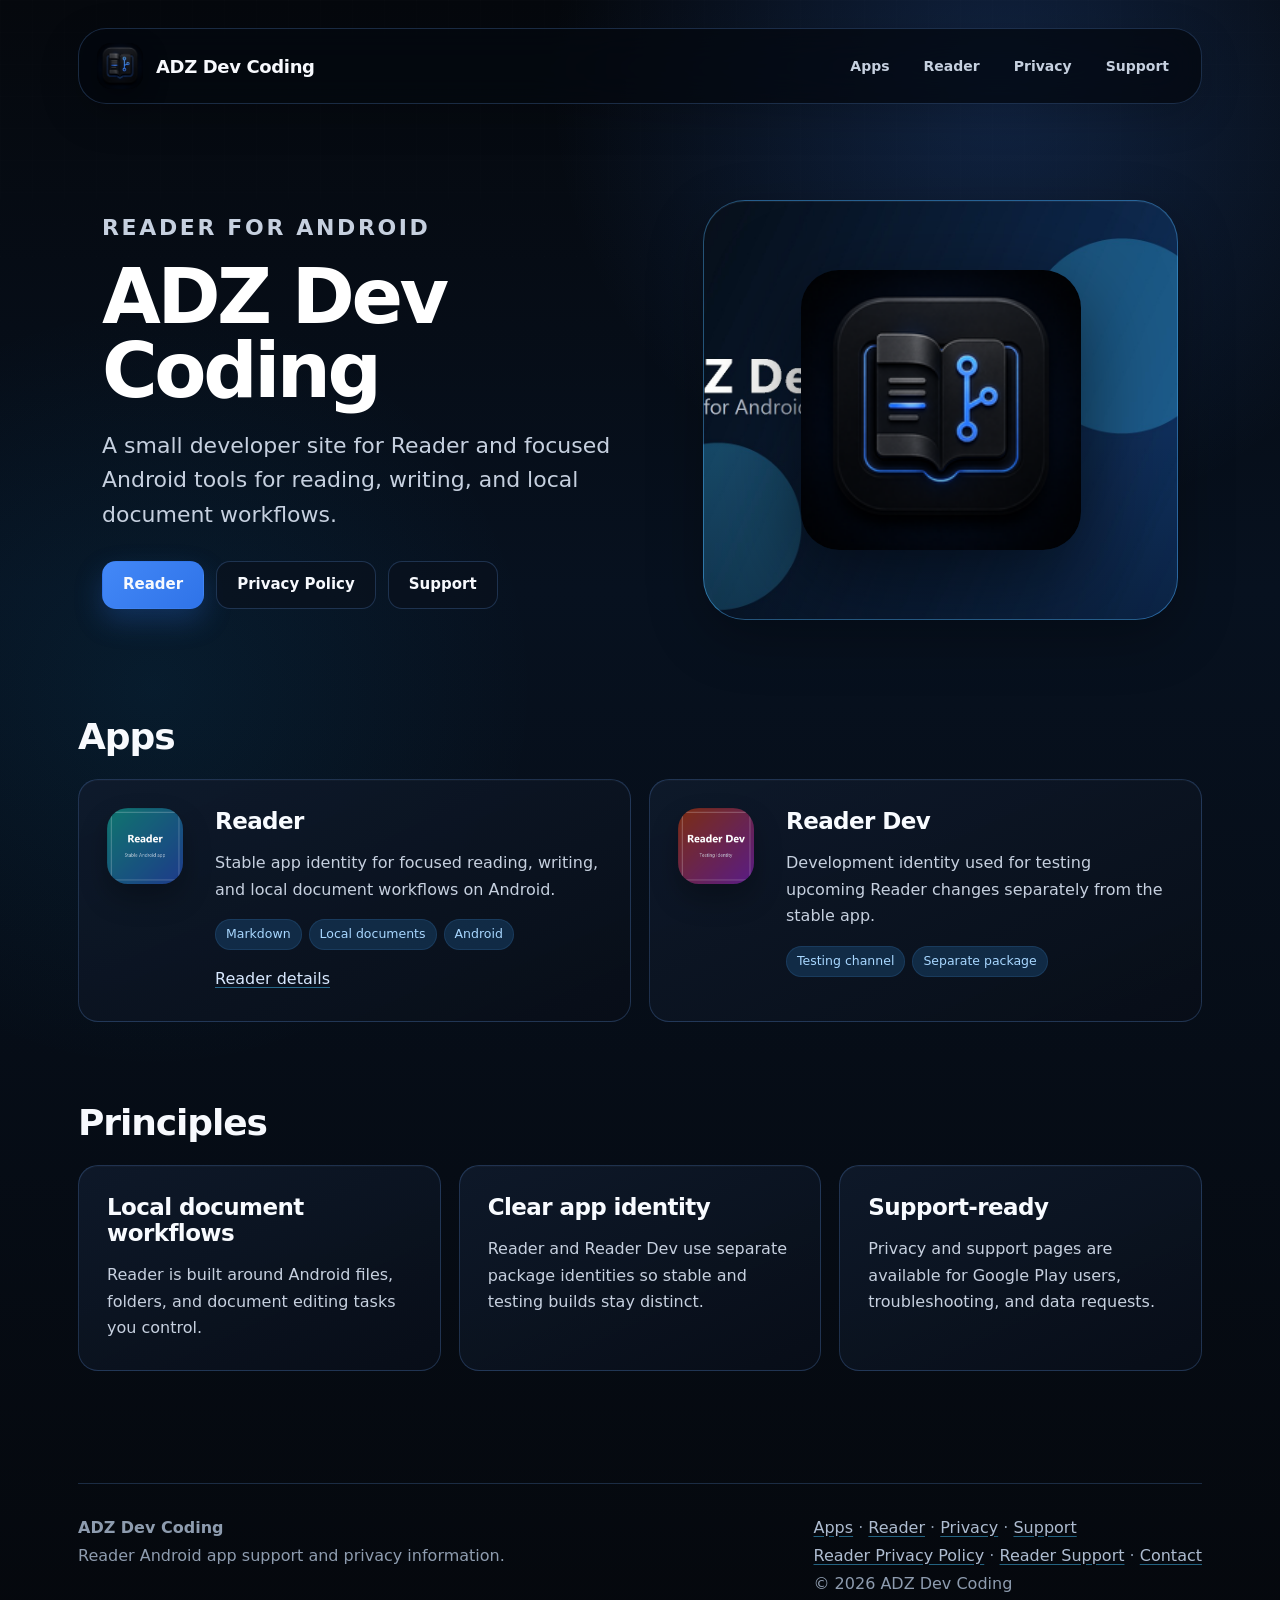
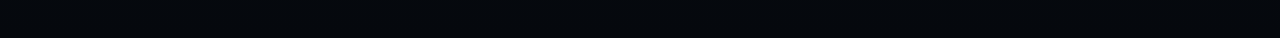
<file: index.html>
<!doctype html>
<html lang="en">
<head>
  <meta charset="utf-8">
  <meta name="viewport" content="width=device-width, initial-scale=1">
  <title>ADZ Dev Coding · Reader Android App</title>
  <meta name="description" content="Official ADZ Dev Coding website for Reader, Reader support, and the Reader Privacy Policy.">
  <meta property="og:title" content="ADZ Dev Coding · Reader Android App">
  <meta property="og:description" content="Official ADZ Dev Coding website for Reader, Reader support, and the Reader Privacy Policy.">
  <meta property="og:type" content="website">
  <meta property="og:url" content="https://adz-dev-coding.pl/">
  <meta property="og:image" content="https://adz-dev-coding.pl/assets/hero-bg.jpg">
  <link rel="canonical" href="https://adz-dev-coding.pl/">
  <link rel="stylesheet" href="/styles.css">
  <link rel="icon" href="/assets/icon-192.png">
</head>
<body>
  <div class="shell">
    <nav class="nav" aria-label="Main navigation">
      <a class="brand" href="/">
        <img src="/assets/adz-dev-coding-icon.png" alt="" width="48" height="48">
        <span>ADZ Dev Coding</span>
      </a>
      <div class="links">
        <a href="/apps.html">Apps</a>
        <a href="/reader/">Reader</a>
        <a href="/privacy/">Privacy</a>
        <a href="/support/">Support</a>
      </div>
    </nav>

    <main class="hero">
      <section class="hero-copy">
        <p class="eyebrow">Reader for Android</p>
        <h1>ADZ Dev Coding</h1>
        <p>A small developer site for Reader and focused Android tools for reading, writing, and local document workflows.</p>
        <div class="actions">
          <a class="btn primary" href="/reader/">Reader</a>
          <a class="btn" href="/reader/privacy/">Privacy Policy</a>
          <a class="btn" href="/reader/support/">Support</a>
        </div>
      </section>
      <section class="visual" aria-label="ADZ Dev Coding visual">
        <img src="/assets/adz-dev-coding-icon.png" alt="ADZ Dev Coding icon">
      </section>
    </main>

    <section class="section" aria-labelledby="apps-heading">
      <h2 id="apps-heading">Apps</h2>
      <div class="cards">
        <article class="card app-card">
          <img src="/assets/stable.png" alt="Reader app icon">
          <div>
            <h3>Reader</h3>
            <p>Stable app identity for focused reading, writing, and local document workflows on Android.</p>
            <div class="tags">
              <span class="tag">Markdown</span>
              <span class="tag">Local documents</span>
              <span class="tag">Android</span>
            </div>
            <p><a href="/reader/">Reader details</a></p>
          </div>
        </article>
        <article class="card app-card">
          <img src="/assets/dev.png" alt="Reader Dev app icon">
          <div>
            <h3>Reader Dev</h3>
            <p>Development identity used for testing upcoming Reader changes separately from the stable app.</p>
            <div class="tags">
              <span class="tag">Testing channel</span>
              <span class="tag">Separate package</span>
            </div>
          </div>
        </article>
      </div>
    </section>

    <section class="section" aria-labelledby="principles-heading">
      <h2 id="principles-heading">Principles</h2>
      <div class="cards principles">
        <article class="card">
          <h3>Local document workflows</h3>
          <p>Reader is built around Android files, folders, and document editing tasks you control.</p>
        </article>
        <article class="card">
          <h3>Clear app identity</h3>
          <p>Reader and Reader Dev use separate package identities so stable and testing builds stay distinct.</p>
        </article>
        <article class="card">
          <h3>Support-ready</h3>
          <p>Privacy and support pages are available for Google Play users, troubleshooting, and data requests.</p>
        </article>
      </div>
    </section>

    <footer>
      <div>
        <strong>ADZ Dev Coding</strong><br>
        Reader Android app support and privacy information.
      </div>
      <div>
        <a href="/apps.html">Apps</a> ·
        <a href="/reader/">Reader</a> ·
        <a href="/privacy/">Privacy</a> ·
        <a href="/support/">Support</a><br>
        <a href="/reader/privacy/">Reader Privacy Policy</a> ·
        <a href="/reader/support/">Reader Support</a> ·
        <a href="mailto:privacy@adz-dev-coding.pl">Contact</a><br>
        © 2026 ADZ Dev Coding
      </div>
    </footer>
  </div>
</body>
</html>
</file>
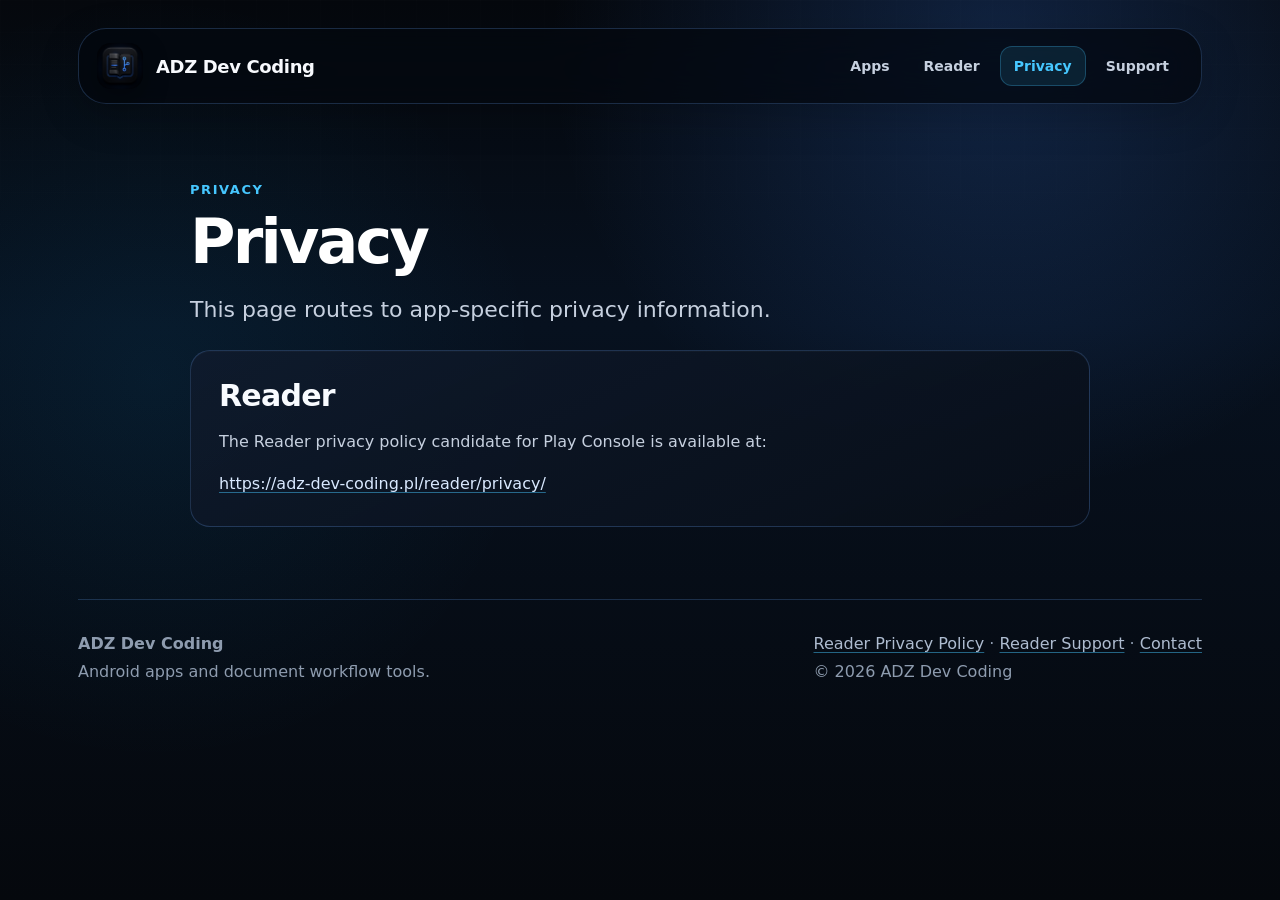
<file: privacy/index.html>
<!doctype html>
<html lang="en">
<head>
  <meta charset="utf-8">
  <meta name="viewport" content="width=device-width, initial-scale=1">
  <title>Privacy · ADZ Dev Coding</title>
  <meta name="description" content="Privacy entrypoint for ADZ Dev Coding apps.">
  <link rel="canonical" href="https://adz-dev-coding.pl/privacy/">
  <link rel="stylesheet" href="/styles.css">
  <link rel="icon" href="/assets/icon-192.png">
</head>
<body>
  <div class="shell">
    <nav class="nav" aria-label="Main navigation">
      <a class="brand" href="/">
        <img src="/assets/adz-dev-coding-icon.png" alt="" width="48" height="48">
        <span>ADZ Dev Coding</span>
      </a>
      <div class="links">
        <a href="/apps.html">Apps</a>
        <a href="/reader/">Reader</a>
        <a class="active" href="/reader/privacy/">Privacy</a>
        <a href="/reader/support/">Support</a>
      </div>
    </nav>

    <main class="page">
      <p class="eyebrow">Privacy</p>
      <h1>Privacy</h1>
      <p class="lead">This page routes to app-specific privacy information.</p>
      <section class="card">
        <h2>Reader</h2>
        <p>The Reader privacy policy candidate for Play Console is available at:</p>
        <p><a href="/reader/privacy/">https://adz-dev-coding.pl/reader/privacy/</a></p>
      </section>
    </main>

    <footer>
      <div><strong>ADZ Dev Coding</strong><br>Android apps and document workflow tools.</div>
      <div><a href="/reader/privacy/">Reader Privacy Policy</a> · <a href="/reader/support/">Reader Support</a> · <a href="mailto:privacy@adz-dev-coding.pl">Contact</a><br>© 2026 ADZ Dev Coding</div>
    </footer>
  </div>
</body>
</html>
</file>
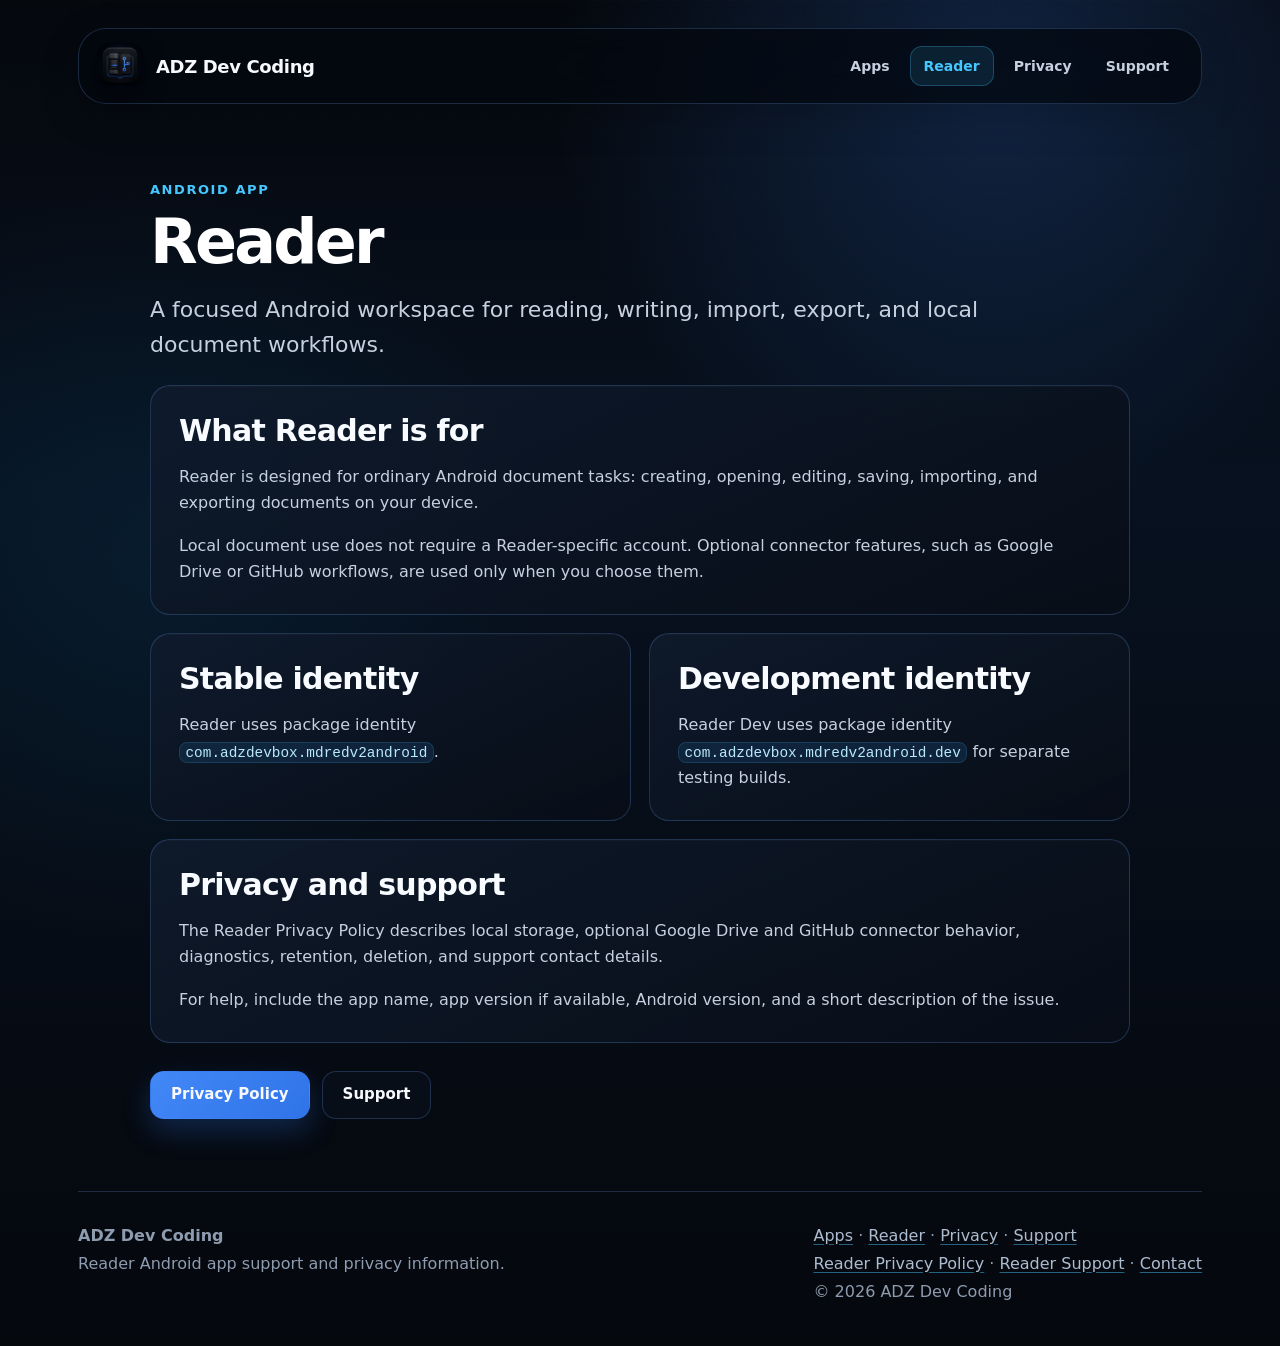
<file: reader/index.html>
<!doctype html>
<html lang="en">
<head>
  <meta charset="utf-8">
  <meta name="viewport" content="width=device-width, initial-scale=1">
  <title>Reader · ADZ Dev Coding</title>
  <meta name="description" content="Reader is an Android document workspace for focused reading, writing, import, export, and local document workflows.">
  <meta property="og:title" content="Reader · ADZ Dev Coding">
  <meta property="og:description" content="Reader is an Android document workspace for focused reading, writing, import, export, and local document workflows.">
  <meta property="og:type" content="website">
  <meta property="og:url" content="https://adz-dev-coding.pl/reader/">
  <meta property="og:image" content="https://adz-dev-coding.pl/assets/hero-bg.jpg">
  <link rel="canonical" href="https://adz-dev-coding.pl/reader/">
  <link rel="stylesheet" href="/styles.css">
  <link rel="icon" href="/assets/icon-192.png">
</head>
<body>
  <div class="shell">
    <nav class="nav" aria-label="Main navigation">
      <a class="brand" href="/">
        <img src="/assets/adz-dev-coding-icon.png" alt="" width="48" height="48">
        <span>ADZ Dev Coding</span>
      </a>
      <div class="links">
        <a href="/apps.html">Apps</a>
        <a class="active" href="/reader/">Reader</a>
        <a href="/privacy/">Privacy</a>
        <a href="/support/">Support</a>
      </div>
    </nav>

    <main class="page reader-page">
      <p class="eyebrow">Android app</p>
      <h1>Reader</h1>
      <p class="lead">A focused Android workspace for reading, writing, import, export, and local document workflows.</p>
      <section class="card">
        <h2>What Reader is for</h2>
        <p>Reader is designed for ordinary Android document tasks: creating, opening, editing, saving, importing, and exporting documents on your device.</p>
        <p>Local document use does not require a Reader-specific account. Optional connector features, such as Google Drive or GitHub workflows, are used only when you choose them.</p>
      </section>
      <div class="cards">
        <article class="card">
          <h2>Stable identity</h2>
          <p>Reader uses package identity <code>com.adzdevbox.mdredv2android</code>.</p>
        </article>
        <article class="card">
          <h2>Development identity</h2>
          <p>Reader Dev uses package identity <code>com.adzdevbox.mdredv2android.dev</code> for separate testing builds.</p>
        </article>
      </div>
      <section class="card">
        <h2>Privacy and support</h2>
        <p>The Reader Privacy Policy describes local storage, optional Google Drive and GitHub connector behavior, diagnostics, retention, deletion, and support contact details.</p>
        <p>For help, include the app name, app version if available, Android version, and a short description of the issue.</p>
      </section>
      <div class="actions">
        <a class="btn primary" href="/reader/privacy/">Privacy Policy</a>
        <a class="btn" href="/reader/support/">Support</a>
      </div>
    </main>

    <footer>
      <div><strong>ADZ Dev Coding</strong><br>Reader Android app support and privacy information.</div>
      <div><a href="/apps.html">Apps</a> · <a href="/reader/">Reader</a> · <a href="/privacy/">Privacy</a> · <a href="/support/">Support</a><br><a href="/reader/privacy/">Reader Privacy Policy</a> · <a href="/reader/support/">Reader Support</a> · <a href="mailto:privacy@adz-dev-coding.pl">Contact</a><br>© 2026 ADZ Dev Coding</div>
    </footer>
  </div>
</body>
</html>
</file>
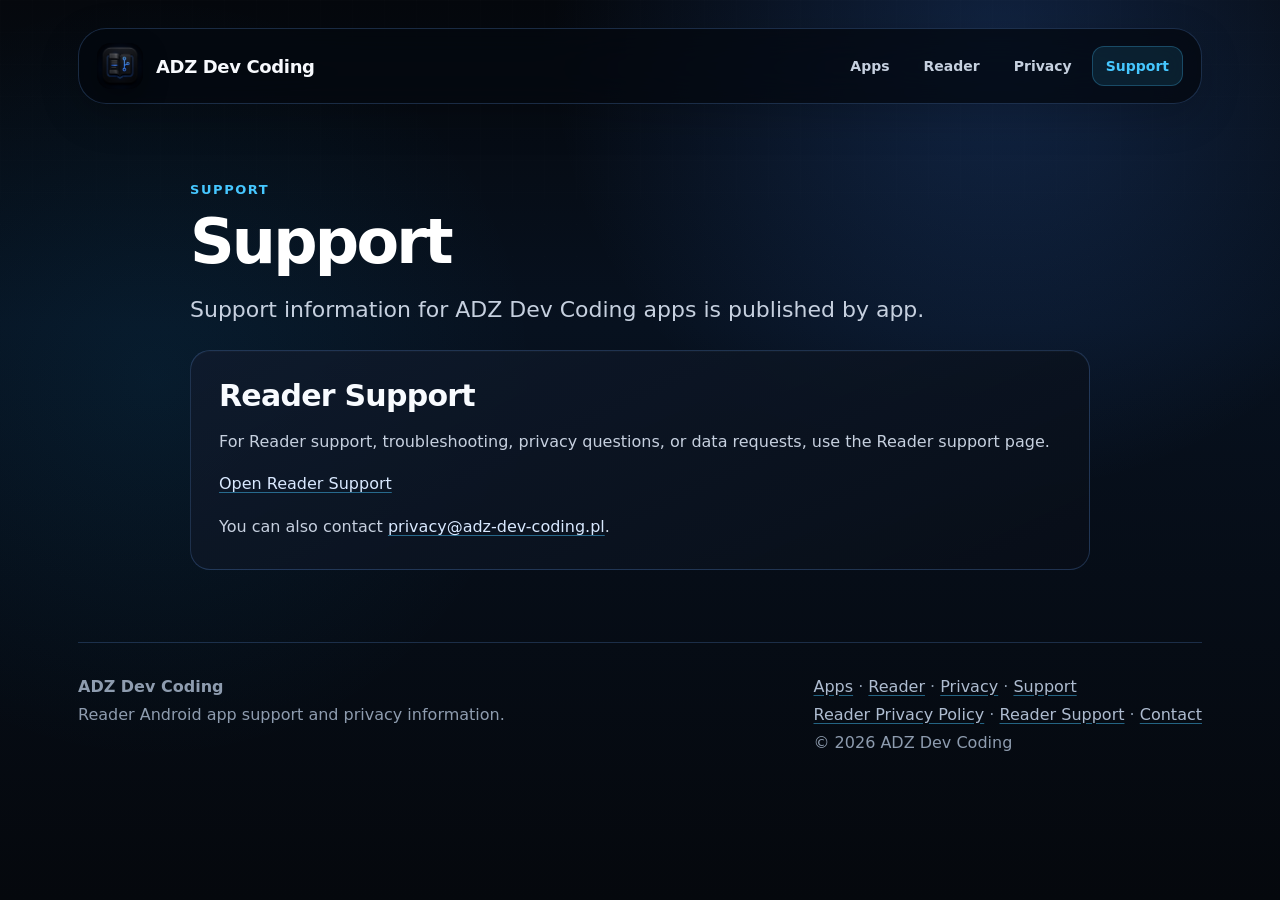
<file: support/index.html>
<!doctype html>
<html lang="en">
<head>
  <meta charset="utf-8">
  <meta name="viewport" content="width=device-width, initial-scale=1">
  <title>Support · ADZ Dev Coding</title>
  <meta name="description" content="Support information for ADZ Dev Coding apps, including Reader support and privacy contact details.">
  <link rel="canonical" href="https://adz-dev-coding.pl/support/">
  <link rel="stylesheet" href="/styles.css">
  <link rel="icon" href="/assets/icon-192.png">
</head>
<body>
  <div class="shell">
    <nav class="nav" aria-label="Main navigation">
      <a class="brand" href="/">
        <img src="/assets/adz-dev-coding-icon.png" alt="" width="48" height="48">
        <span>ADZ Dev Coding</span>
      </a>
      <div class="links">
        <a href="/apps.html">Apps</a>
        <a href="/reader/">Reader</a>
        <a href="/privacy/">Privacy</a>
        <a class="active" href="/support/">Support</a>
      </div>
    </nav>

    <main class="page">
      <p class="eyebrow">Support</p>
      <h1>Support</h1>
      <p class="lead">Support information for ADZ Dev Coding apps is published by app.</p>
      <section class="card">
        <h2>Reader Support</h2>
        <p>For Reader support, troubleshooting, privacy questions, or data requests, use the Reader support page.</p>
        <p><a href="/reader/support/">Open Reader Support</a></p>
        <p>You can also contact <a href="mailto:privacy@adz-dev-coding.pl">privacy@adz-dev-coding.pl</a>.</p>
      </section>
    </main>

    <footer>
      <div><strong>ADZ Dev Coding</strong><br>Reader Android app support and privacy information.</div>
      <div><a href="/apps.html">Apps</a> · <a href="/reader/">Reader</a> · <a href="/privacy/">Privacy</a> · <a href="/support/">Support</a><br><a href="/reader/privacy/">Reader Privacy Policy</a> · <a href="/reader/support/">Reader Support</a> · <a href="mailto:privacy@adz-dev-coding.pl">Contact</a><br>© 2026 ADZ Dev Coding</div>
    </footer>
  </div>
</body>
</html>
</file>
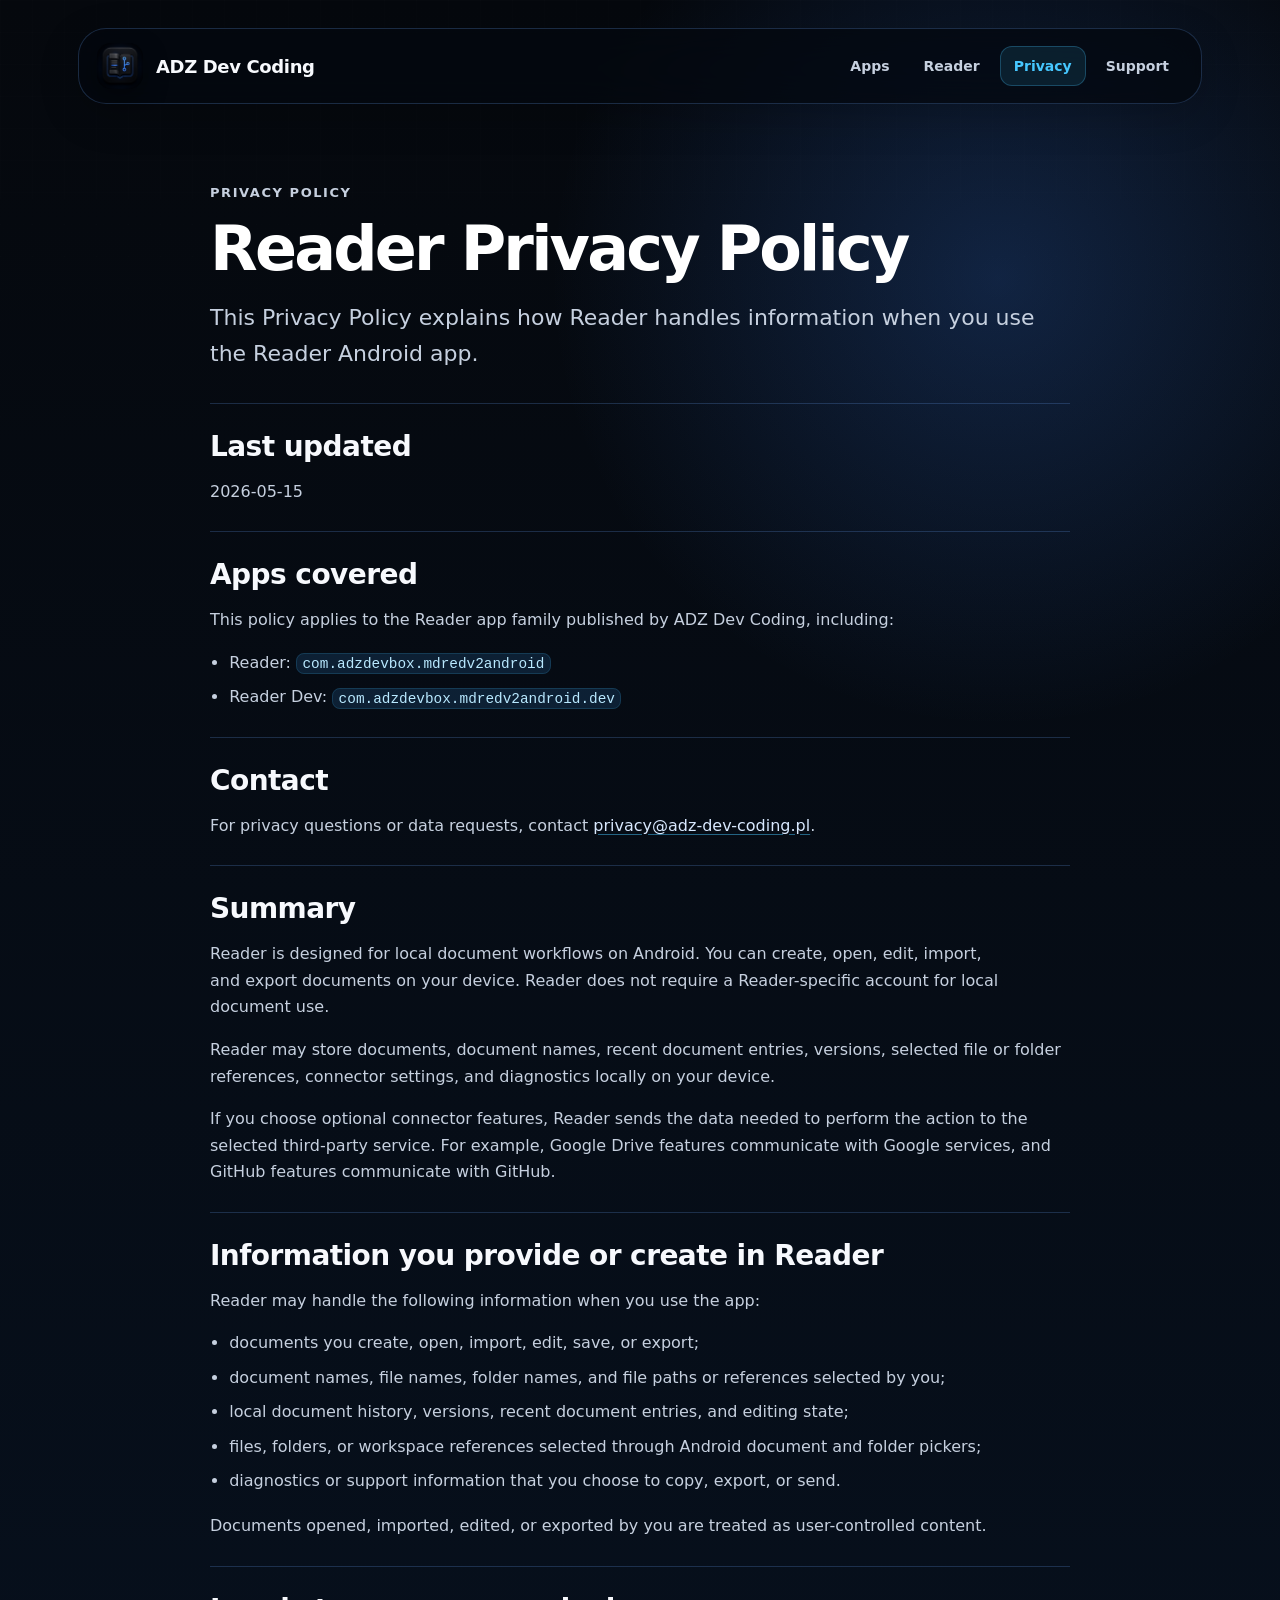
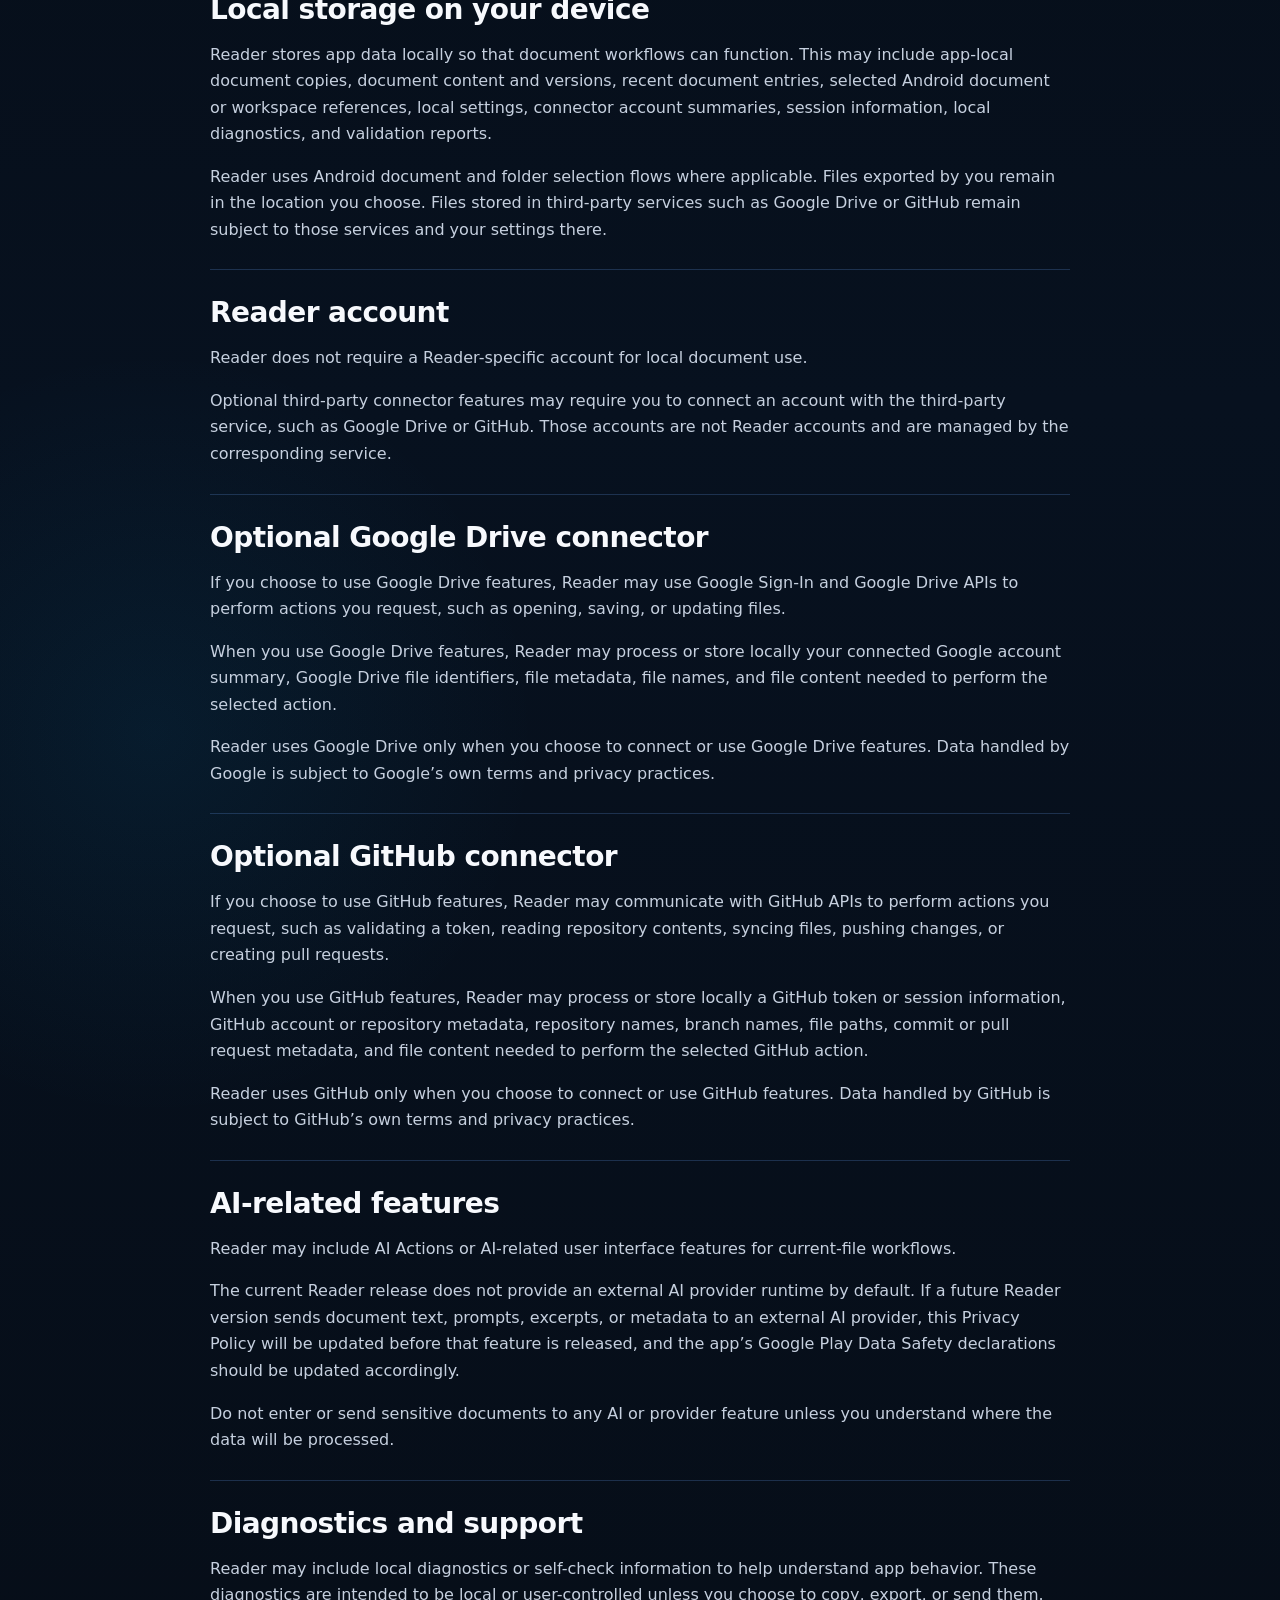
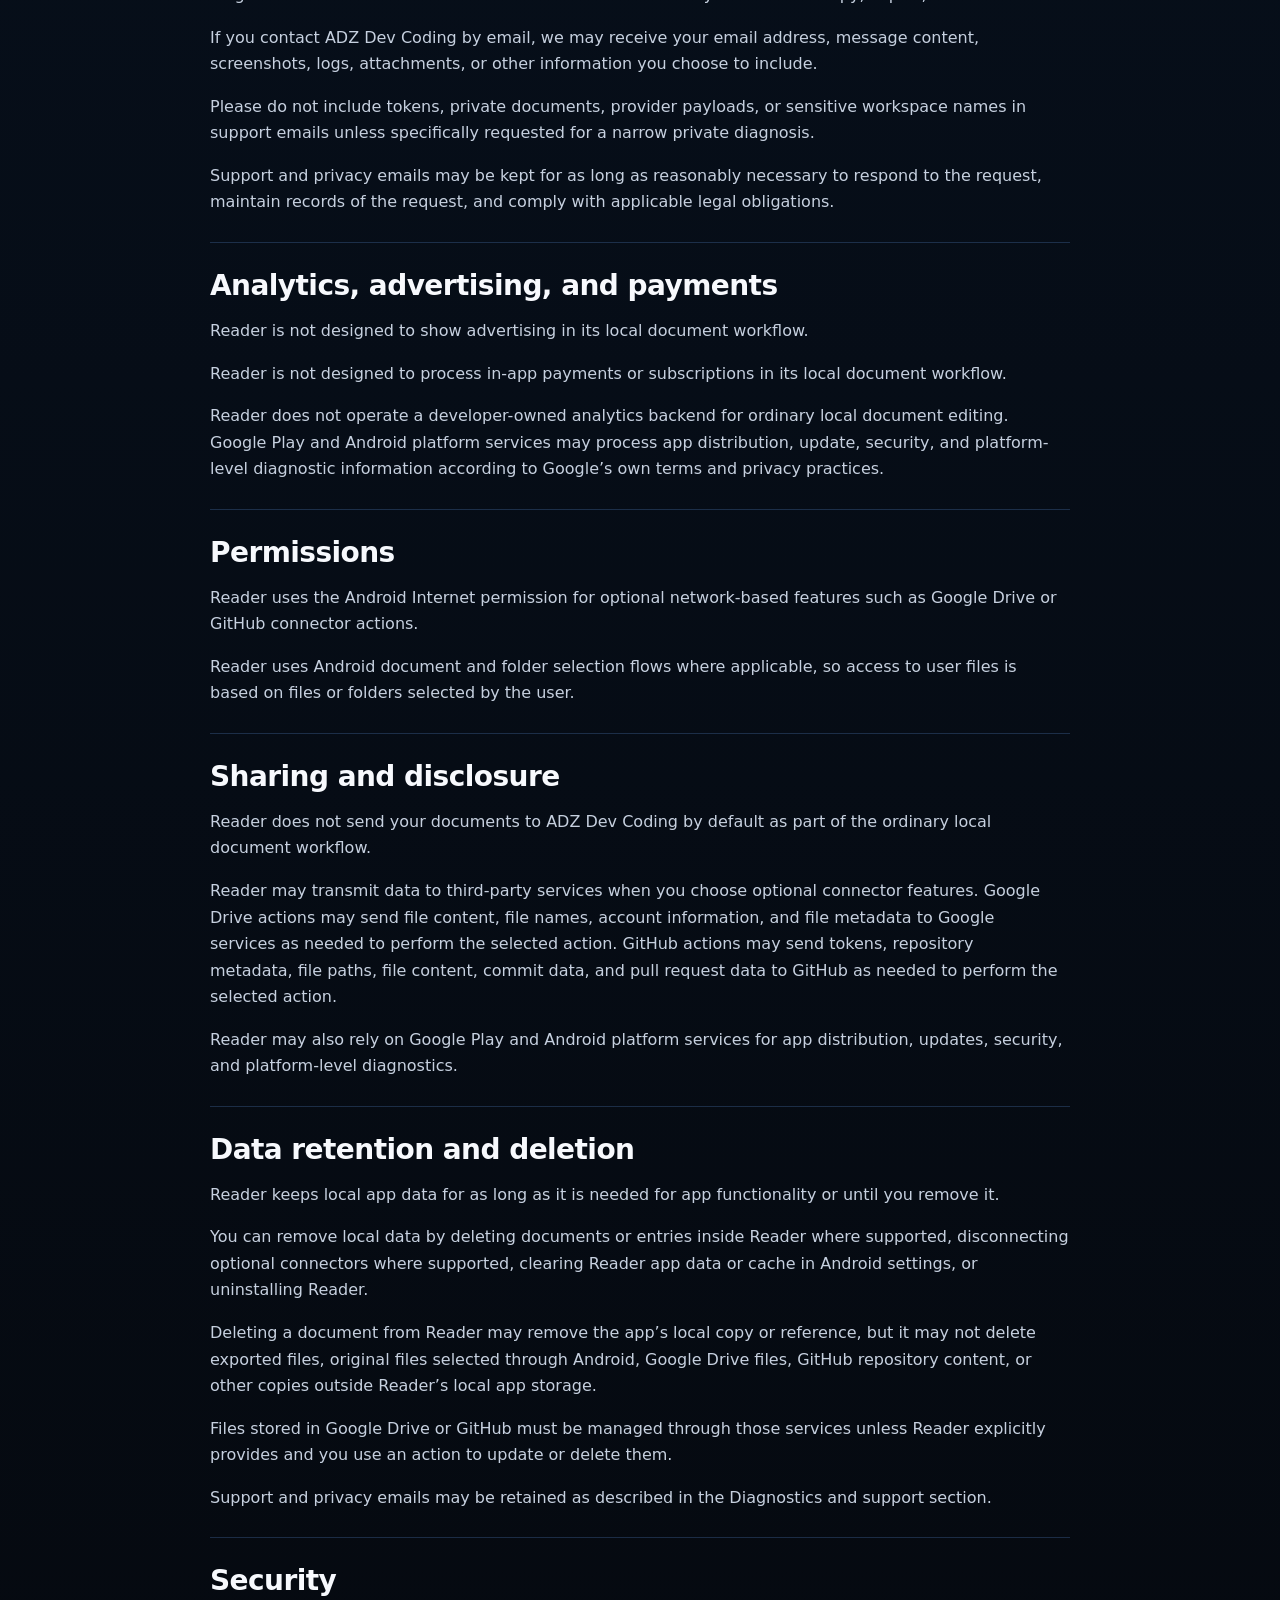
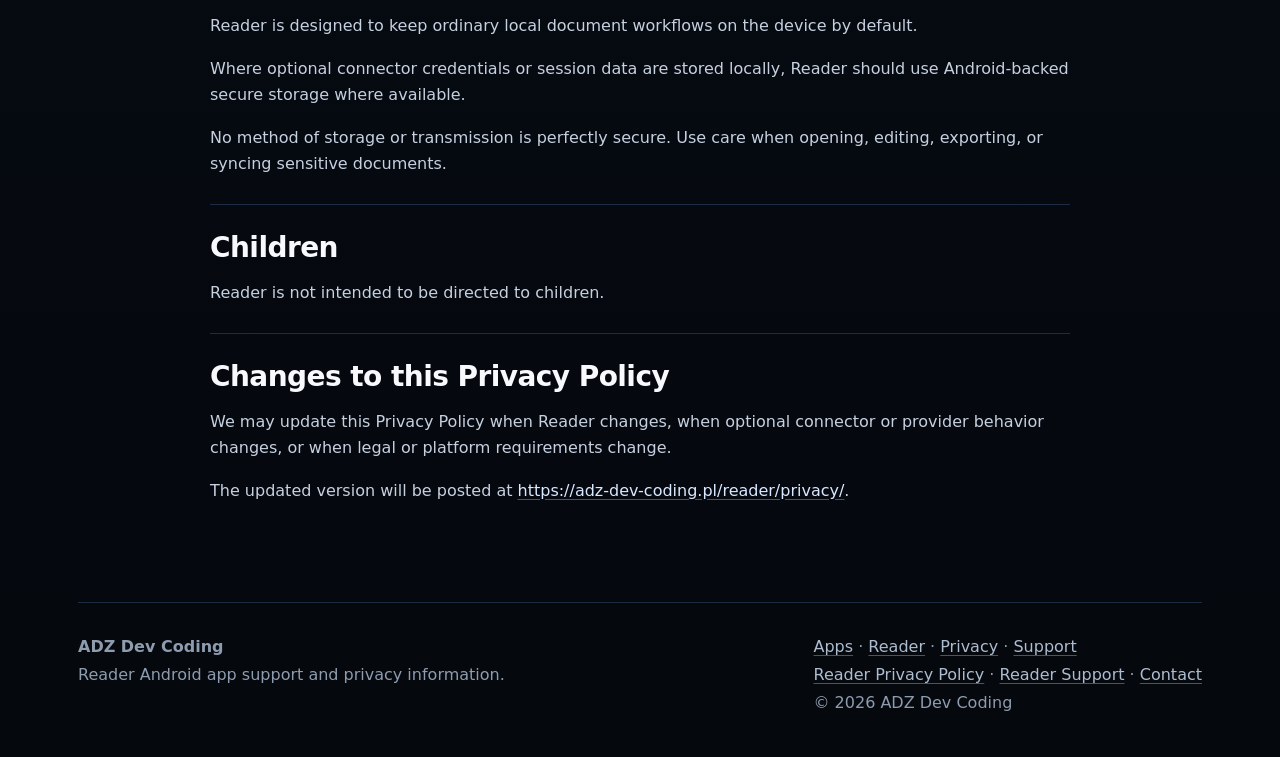
<file: reader/privacy/index.html>
<!doctype html>
<html lang="en">
<head>
  <meta charset="utf-8">
  <meta name="viewport" content="width=device-width, initial-scale=1">
  <title>Reader Privacy Policy · ADZ Dev Coding</title>
  <meta name="description" content="Privacy Policy for the Reader Android app by ADZ Dev Coding.">
  <link rel="canonical" href="https://adz-dev-coding.pl/reader/privacy/">
  <link rel="stylesheet" href="/styles.css">
  <link rel="icon" href="/assets/icon-192.png">
</head>
<body>
  <div class="shell">
    <nav class="nav" aria-label="Main navigation">
      <a class="brand" href="/">
        <img src="/assets/adz-dev-coding-icon.png" alt="" width="48" height="48">
        <span>ADZ Dev Coding</span>
      </a>
      <div class="links">
        <a href="/apps.html">Apps</a>
        <a href="/reader/">Reader</a>
        <a class="active" href="/privacy/">Privacy</a>
        <a href="/support/">Support</a>
      </div>
    </nav>

    <main class="page legal">
      <p class="eyebrow">Privacy Policy</p>
      <h1>Reader Privacy Policy</h1>
      <p class="lead">This Privacy Policy explains how Reader handles information when you use the Reader Android app.</p>

      <section>
        <h2>Last updated</h2>
        <p>2026-05-15</p>
      </section>

      <section>
        <h2>Apps covered</h2>
        <p>This policy applies to the Reader app family published by ADZ Dev Coding, including:</p>
        <ul>
          <li>Reader: <code>com.adzdevbox.mdredv2android</code></li>
          <li>Reader Dev: <code>com.adzdevbox.mdredv2android.dev</code></li>
        </ul>
      </section>

      <section>
        <h2>Contact</h2>
        <p>For privacy questions or data requests, contact <a href="mailto:privacy@adz-dev-coding.pl">privacy@adz-dev-coding.pl</a>.</p>
      </section>

      <section>
        <h2>Summary</h2>
        <p>Reader is designed for local document workflows on Android. You can create, open, edit, import, and export documents on your device. Reader does not require a Reader-specific account for local document use.</p>
        <p>Reader may store documents, document names, recent document entries, versions, selected file or folder references, connector settings, and diagnostics locally on your device.</p>
        <p>If you choose optional connector features, Reader sends the data needed to perform the action to the selected third-party service. For example, Google Drive features communicate with Google services, and GitHub features communicate with GitHub.</p>
      </section>

      <section>
        <h2>Information you provide or create in Reader</h2>
        <p>Reader may handle the following information when you use the app:</p>
        <ul>
          <li>documents you create, open, import, edit, save, or export;</li>
          <li>document names, file names, folder names, and file paths or references selected by you;</li>
          <li>local document history, versions, recent document entries, and editing state;</li>
          <li>files, folders, or workspace references selected through Android document and folder pickers;</li>
          <li>diagnostics or support information that you choose to copy, export, or send.</li>
        </ul>
        <p>Documents opened, imported, edited, or exported by you are treated as user-controlled content.</p>
      </section>

      <section>
        <h2>Local storage on your device</h2>
        <p>Reader stores app data locally so that document workflows can function. This may include app-local document copies, document content and versions, recent document entries, selected Android document or workspace references, local settings, connector account summaries, session information, local diagnostics, and validation reports.</p>
        <p>Reader uses Android document and folder selection flows where applicable. Files exported by you remain in the location you choose. Files stored in third-party services such as Google Drive or GitHub remain subject to those services and your settings there.</p>
      </section>

      <section>
        <h2>Reader account</h2>
        <p>Reader does not require a Reader-specific account for local document use.</p>
        <p>Optional third-party connector features may require you to connect an account with the third-party service, such as Google Drive or GitHub. Those accounts are not Reader accounts and are managed by the corresponding service.</p>
      </section>

      <section>
        <h2>Optional Google Drive connector</h2>
        <p>If you choose to use Google Drive features, Reader may use Google Sign-In and Google Drive APIs to perform actions you request, such as opening, saving, or updating files.</p>
        <p>When you use Google Drive features, Reader may process or store locally your connected Google account summary, Google Drive file identifiers, file metadata, file names, and file content needed to perform the selected action.</p>
        <p>Reader uses Google Drive only when you choose to connect or use Google Drive features. Data handled by Google is subject to Google’s own terms and privacy practices.</p>
      </section>

      <section>
        <h2>Optional GitHub connector</h2>
        <p>If you choose to use GitHub features, Reader may communicate with GitHub APIs to perform actions you request, such as validating a token, reading repository contents, syncing files, pushing changes, or creating pull requests.</p>
        <p>When you use GitHub features, Reader may process or store locally a GitHub token or session information, GitHub account or repository metadata, repository names, branch names, file paths, commit or pull request metadata, and file content needed to perform the selected GitHub action.</p>
        <p>Reader uses GitHub only when you choose to connect or use GitHub features. Data handled by GitHub is subject to GitHub’s own terms and privacy practices.</p>
      </section>

      <section>
        <h2>AI-related features</h2>
        <p>Reader may include AI Actions or AI-related user interface features for current-file workflows.</p>
        <p>The current Reader release does not provide an external AI provider runtime by default. If a future Reader version sends document text, prompts, excerpts, or metadata to an external AI provider, this Privacy Policy will be updated before that feature is released, and the app’s Google Play Data Safety declarations should be updated accordingly.</p>
        <p>Do not enter or send sensitive documents to any AI or provider feature unless you understand where the data will be processed.</p>
      </section>

      <section>
        <h2>Diagnostics and support</h2>
        <p>Reader may include local diagnostics or self-check information to help understand app behavior. These diagnostics are intended to be local or user-controlled unless you choose to copy, export, or send them.</p>
        <p>If you contact ADZ Dev Coding by email, we may receive your email address, message content, screenshots, logs, attachments, or other information you choose to include.</p>
        <p>Please do not include tokens, private documents, provider payloads, or sensitive workspace names in support emails unless specifically requested for a narrow private diagnosis.</p>
        <p>Support and privacy emails may be kept for as long as reasonably necessary to respond to the request, maintain records of the request, and comply with applicable legal obligations.</p>
      </section>

      <section>
        <h2>Analytics, advertising, and payments</h2>
        <p>Reader is not designed to show advertising in its local document workflow.</p>
        <p>Reader is not designed to process in-app payments or subscriptions in its local document workflow.</p>
        <p>Reader does not operate a developer-owned analytics backend for ordinary local document editing. Google Play and Android platform services may process app distribution, update, security, and platform-level diagnostic information according to Google’s own terms and privacy practices.</p>
      </section>

      <section>
        <h2>Permissions</h2>
        <p>Reader uses the Android Internet permission for optional network-based features such as Google Drive or GitHub connector actions.</p>
        <p>Reader uses Android document and folder selection flows where applicable, so access to user files is based on files or folders selected by the user.</p>
      </section>

      <section>
        <h2>Sharing and disclosure</h2>
        <p>Reader does not send your documents to ADZ Dev Coding by default as part of the ordinary local document workflow.</p>
        <p>Reader may transmit data to third-party services when you choose optional connector features. Google Drive actions may send file content, file names, account information, and file metadata to Google services as needed to perform the selected action. GitHub actions may send tokens, repository metadata, file paths, file content, commit data, and pull request data to GitHub as needed to perform the selected action.</p>
        <p>Reader may also rely on Google Play and Android platform services for app distribution, updates, security, and platform-level diagnostics.</p>
      </section>

      <section>
        <h2>Data retention and deletion</h2>
        <p>Reader keeps local app data for as long as it is needed for app functionality or until you remove it.</p>
        <p>You can remove local data by deleting documents or entries inside Reader where supported, disconnecting optional connectors where supported, clearing Reader app data or cache in Android settings, or uninstalling Reader.</p>
        <p>Deleting a document from Reader may remove the app’s local copy or reference, but it may not delete exported files, original files selected through Android, Google Drive files, GitHub repository content, or other copies outside Reader’s local app storage.</p>
        <p>Files stored in Google Drive or GitHub must be managed through those services unless Reader explicitly provides and you use an action to update or delete them.</p>
        <p>Support and privacy emails may be retained as described in the Diagnostics and support section.</p>
      </section>

      <section>
        <h2>Security</h2>
        <p>Reader is designed to keep ordinary local document workflows on the device by default.</p>
        <p>Where optional connector credentials or session data are stored locally, Reader should use Android-backed secure storage where available.</p>
        <p>No method of storage or transmission is perfectly secure. Use care when opening, editing, exporting, or syncing sensitive documents.</p>
      </section>

      <section>
        <h2>Children</h2>
        <p>Reader is not intended to be directed to children.</p>
      </section>

      <section>
        <h2>Changes to this Privacy Policy</h2>
        <p>We may update this Privacy Policy when Reader changes, when optional connector or provider behavior changes, or when legal or platform requirements change.</p>
        <p>The updated version will be posted at <a href="https://adz-dev-coding.pl/reader/privacy/">https://adz-dev-coding.pl/reader/privacy/</a>.</p>
      </section>
    </main>

    <footer>
      <div><strong>ADZ Dev Coding</strong><br>Reader Android app support and privacy information.</div>
      <div><a href="/apps.html">Apps</a> · <a href="/reader/">Reader</a> · <a href="/privacy/">Privacy</a> · <a href="/support/">Support</a><br><a href="/reader/privacy/">Reader Privacy Policy</a> · <a href="/reader/support/">Reader Support</a> · <a href="mailto:privacy@adz-dev-coding.pl">Contact</a><br>© 2026 ADZ Dev Coding</div>
    </footer>
  </div>
</body>
</html>
</file>
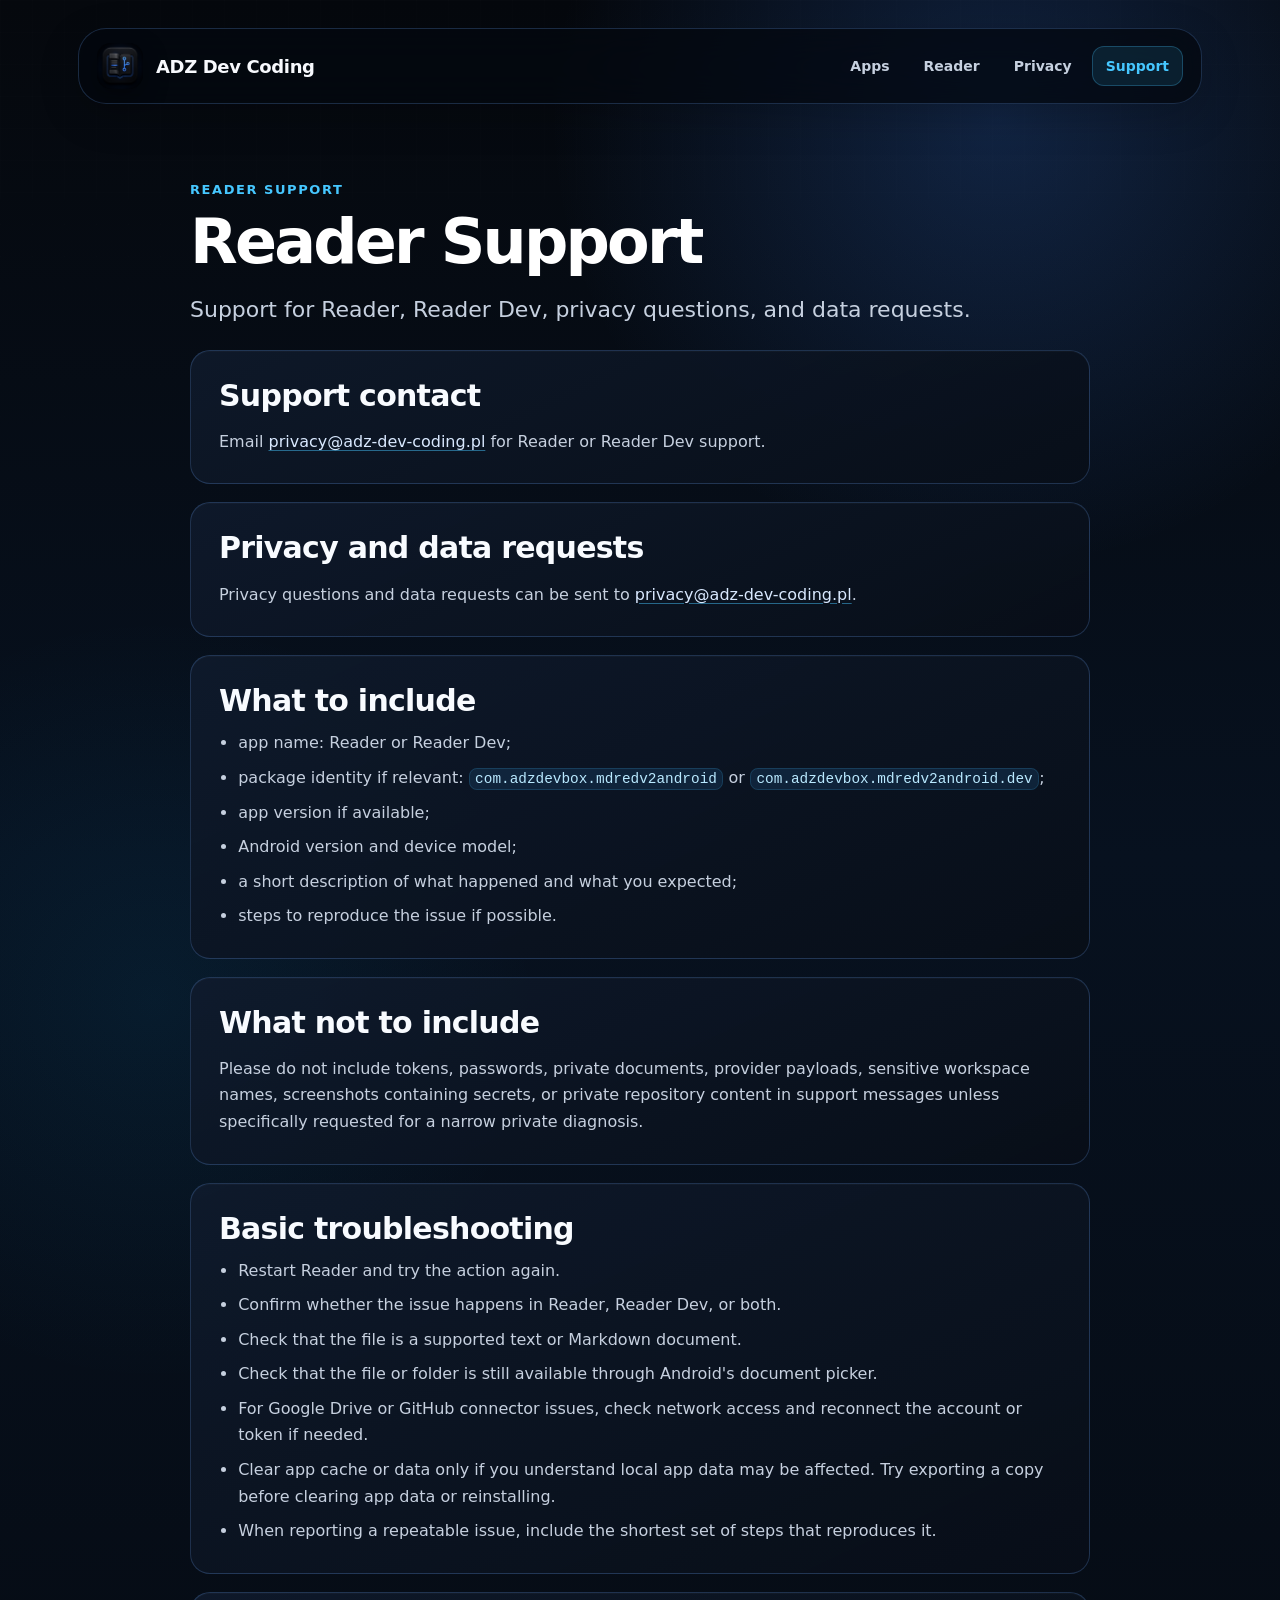
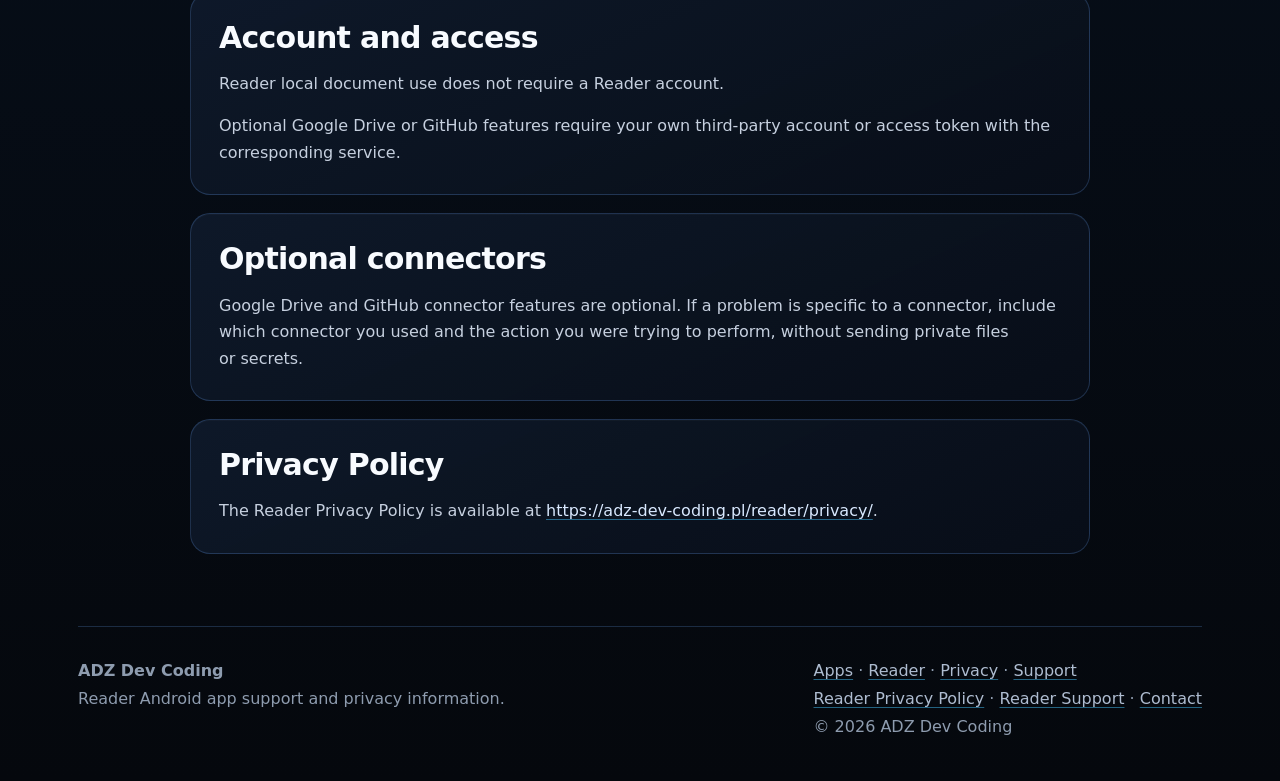
<file: reader/support/index.html>
<!doctype html>
<html lang="en">
<head>
  <meta charset="utf-8">
  <meta name="viewport" content="width=device-width, initial-scale=1">
  <title>Reader Support · ADZ Dev Coding</title>
  <meta name="description" content="Reader support, troubleshooting, privacy contact, and data request information from ADZ Dev Coding.">
  <link rel="canonical" href="https://adz-dev-coding.pl/reader/support/">
  <link rel="stylesheet" href="/styles.css">
  <link rel="icon" href="/assets/icon-192.png">
</head>
<body>
  <div class="shell">
    <nav class="nav" aria-label="Main navigation">
      <a class="brand" href="/">
        <img src="/assets/adz-dev-coding-icon.png" alt="" width="48" height="48">
        <span>ADZ Dev Coding</span>
      </a>
      <div class="links">
        <a href="/apps.html">Apps</a>
        <a href="/reader/">Reader</a>
        <a href="/privacy/">Privacy</a>
        <a class="active" href="/support/">Support</a>
      </div>
    </nav>

    <main class="page">
      <p class="eyebrow">Reader support</p>
      <h1>Reader Support</h1>
      <p class="lead">Support for Reader, Reader Dev, privacy questions, and data requests.</p>
      <section class="card">
        <h2>Support contact</h2>
        <p>Email <a href="mailto:privacy@adz-dev-coding.pl">privacy@adz-dev-coding.pl</a> for Reader or Reader Dev support.</p>
      </section>
      <section class="card">
        <h2>Privacy and data requests</h2>
        <p>Privacy questions and data requests can be sent to <a href="mailto:privacy@adz-dev-coding.pl">privacy@adz-dev-coding.pl</a>.</p>
      </section>
      <section class="card">
        <h2>What to include</h2>
        <ul>
          <li>app name: Reader or Reader Dev;</li>
          <li>package identity if relevant: <code>com.adzdevbox.mdredv2android</code> or <code>com.adzdevbox.mdredv2android.dev</code>;</li>
          <li>app version if available;</li>
          <li>Android version and device model;</li>
          <li>a short description of what happened and what you expected;</li>
          <li>steps to reproduce the issue if possible.</li>
        </ul>
      </section>
      <section class="card">
        <h2>What not to include</h2>
        <p>Please do not include tokens, passwords, private documents, provider payloads, sensitive workspace names, screenshots containing secrets, or private repository content in support messages unless specifically requested for a narrow private diagnosis.</p>
      </section>
      <section class="card">
        <h2>Basic troubleshooting</h2>
        <ul>
          <li>Restart Reader and try the action again.</li>
          <li>Confirm whether the issue happens in Reader, Reader Dev, or both.</li>
          <li>Check that the file is a supported text or Markdown document.</li>
          <li>Check that the file or folder is still available through Android's document picker.</li>
          <li>For Google Drive or GitHub connector issues, check network access and reconnect the account or token if needed.</li>
          <li>Clear app cache or data only if you understand local app data may be affected. Try exporting a copy before clearing app data or reinstalling.</li>
          <li>When reporting a repeatable issue, include the shortest set of steps that reproduces it.</li>
        </ul>
      </section>
      <section class="card">
        <h2>Account and access</h2>
        <p>Reader local document use does not require a Reader account.</p>
        <p>Optional Google Drive or GitHub features require your own third-party account or access token with the corresponding service.</p>
      </section>
      <section class="card">
        <h2>Optional connectors</h2>
        <p>Google Drive and GitHub connector features are optional. If a problem is specific to a connector, include which connector you used and the action you were trying to perform, without sending private files or secrets.</p>
      </section>
      <section class="card">
        <h2>Privacy Policy</h2>
        <p>The Reader Privacy Policy is available at <a href="/reader/privacy/">https://adz-dev-coding.pl/reader/privacy/</a>.</p>
      </section>
    </main>

    <footer>
      <div><strong>ADZ Dev Coding</strong><br>Reader Android app support and privacy information.</div>
      <div><a href="/apps.html">Apps</a> · <a href="/reader/">Reader</a> · <a href="/privacy/">Privacy</a> · <a href="/support/">Support</a><br><a href="/reader/privacy/">Reader Privacy Policy</a> · <a href="/reader/support/">Reader Support</a> · <a href="mailto:privacy@adz-dev-coding.pl">Contact</a><br>© 2026 ADZ Dev Coding</div>
    </footer>
  </div>
</body>
</html>
</file>
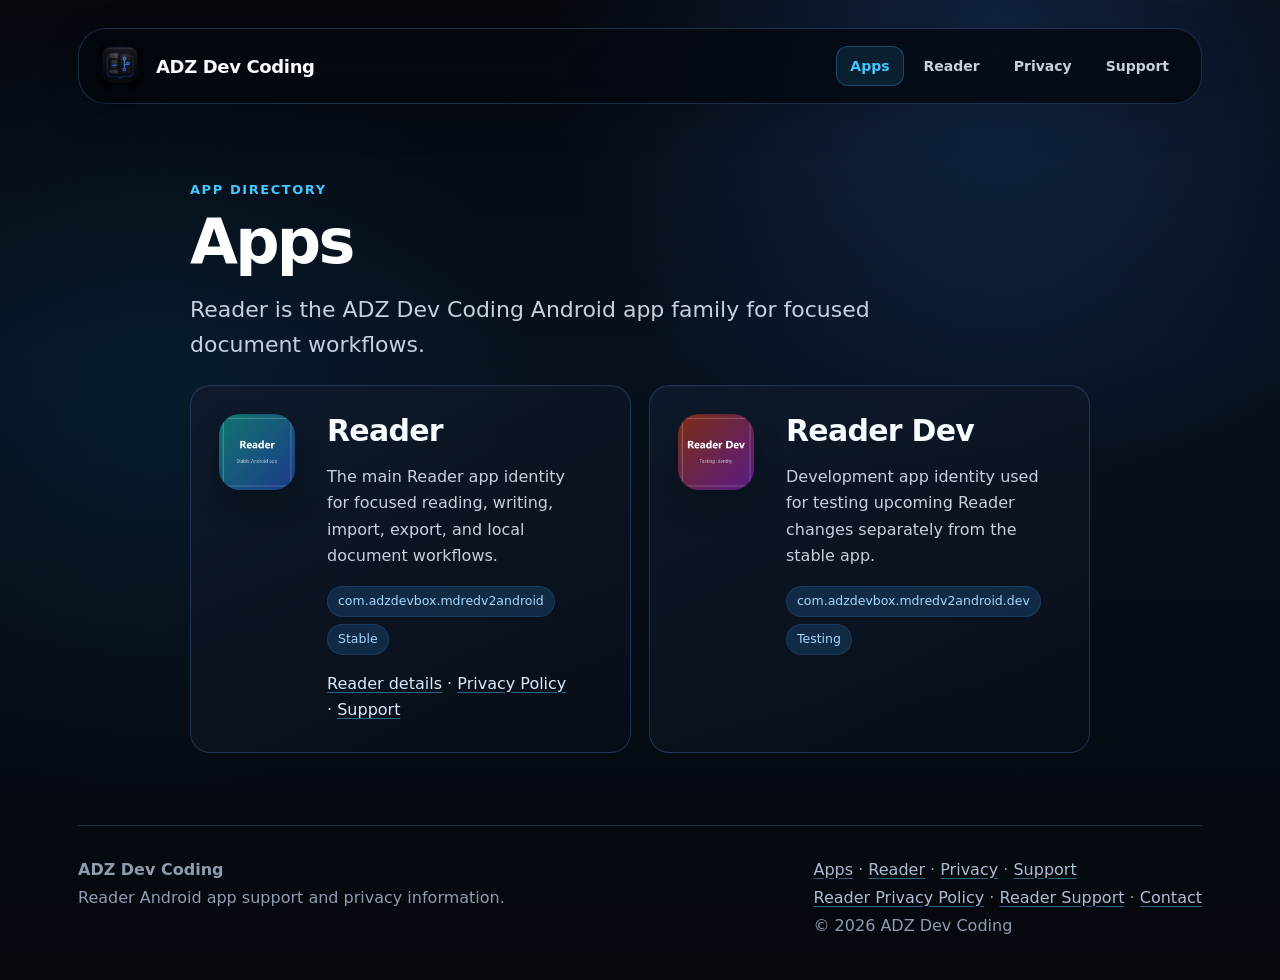
<file: apps.html>
<!doctype html>
<html lang="en">
<head>
  <meta charset="utf-8">
  <meta name="viewport" content="width=device-width, initial-scale=1">
  <title>Apps · ADZ Dev Coding</title>
  <meta name="description" content="Reader Android app information, package identities, privacy policy, and support links from ADZ Dev Coding.">
  <link rel="canonical" href="https://adz-dev-coding.pl/apps.html">
  <link rel="stylesheet" href="/styles.css">
  <link rel="icon" href="/assets/icon-192.png">
</head>
<body>
  <div class="shell">
    <nav class="nav" aria-label="Main navigation">
      <a class="brand" href="/">
        <img src="/assets/adz-dev-coding-icon.png" alt="" width="48" height="48">
        <span>ADZ Dev Coding</span>
      </a>
      <div class="links">
        <a class="active" href="/apps.html">Apps</a>
        <a href="/reader/">Reader</a>
        <a href="/privacy/">Privacy</a>
        <a href="/support/">Support</a>
      </div>
    </nav>

    <main class="page">
      <p class="eyebrow">App directory</p>
      <h1>Apps</h1>
      <p class="lead">Reader is the ADZ Dev Coding Android app family for focused document workflows.</p>
      <div class="cards">
        <article class="card app-card">
          <img src="/assets/stable.png" alt="Reader app icon">
          <div>
            <h2>Reader</h2>
            <p>The main Reader app identity for focused reading, writing, import, export, and local document workflows.</p>
            <div class="tags">
              <span class="tag">com.adzdevbox.mdredv2android</span>
              <span class="tag">Stable</span>
            </div>
            <p><a href="/reader/">Reader details</a> · <a href="/reader/privacy/">Privacy Policy</a> · <a href="/reader/support/">Support</a></p>
          </div>
        </article>
        <article class="card app-card">
          <img src="/assets/dev.png" alt="Reader Dev app icon">
          <div>
            <h2>Reader Dev</h2>
            <p>Development app identity used for testing upcoming Reader changes separately from the stable app.</p>
            <div class="tags">
              <span class="tag">com.adzdevbox.mdredv2android.dev</span>
              <span class="tag">Testing</span>
            </div>
          </div>
        </article>
      </div>
    </main>

    <footer>
      <div><strong>ADZ Dev Coding</strong><br>Reader Android app support and privacy information.</div>
      <div><a href="/apps.html">Apps</a> · <a href="/reader/">Reader</a> · <a href="/privacy/">Privacy</a> · <a href="/support/">Support</a><br><a href="/reader/privacy/">Reader Privacy Policy</a> · <a href="/reader/support/">Reader Support</a> · <a href="mailto:privacy@adz-dev-coding.pl">Contact</a><br>© 2026 ADZ Dev Coding</div>
    </footer>
  </div>
</body>
</html>
</file>
<file: styles.css>
:root {
  color-scheme: dark;
  --bg: #05080d;
  --bg-elevated: #08111e;
  --surface: rgba(11, 18, 30, 0.88);
  --surface-strong: rgba(13, 22, 37, 0.96);
  --surface-soft: rgba(15, 28, 47, 0.72);
  --border: rgba(111, 168, 255, 0.22);
  --border-strong: rgba(80, 183, 255, 0.4);
  --blue: #4388f7;
  --blue-strong: #2f73e8;
  --cyan: #46c7ff;
  --text: #f7f9fd;
  --soft: #c6d0df;
  --muted: #8e9caf;
  --shadow: 0 18px 55px rgba(0, 0, 0, 0.28);
  --radius-lg: 28px;
  --radius-md: 20px;
  --radius-sm: 14px;
}

* {
  box-sizing: border-box;
}

html {
  overflow-x: hidden;
  scroll-behavior: smooth;
}

body {
  min-height: 100vh;
  margin: 0;
  overflow-x: hidden;
  background:
    radial-gradient(circle at 78% 5%, rgba(59, 130, 246, 0.22), transparent 28rem),
    radial-gradient(circle at 12% 42%, rgba(14, 165, 233, 0.08), transparent 24rem),
    linear-gradient(180deg, #05080d 0%, #07111f 36%, #05080d 100%);
  color: var(--text);
  font-family: Inter, ui-sans-serif, system-ui, -apple-system, BlinkMacSystemFont, "Segoe UI", Roboto, Arial, sans-serif;
  -webkit-font-smoothing: antialiased;
  text-rendering: optimizeLegibility;
}

body::before {
  position: fixed;
  inset: 0;
  z-index: -1;
  background-image:
    linear-gradient(rgba(255, 255, 255, 0.012) 1px, transparent 1px),
    linear-gradient(90deg, rgba(255, 255, 255, 0.012) 1px, transparent 1px);
  background-size: 32px 32px;
  content: "";
  mask-image: linear-gradient(to bottom, rgba(0, 0, 0, 0.72), transparent 72%);
  pointer-events: none;
}

a {
  color: #d9e9ff;
  text-decoration-color: rgba(70, 199, 255, 0.48);
  text-underline-offset: 0.18em;
}

a:hover {
  color: #ffffff;
  text-decoration-color: var(--cyan);
}

code {
  border: 1px solid rgba(70, 199, 255, 0.16);
  border-radius: 0.55em;
  background: rgba(20, 55, 87, 0.5);
  color: #b9e9ff;
  font-family: "SFMono-Regular", Consolas, "Liberation Mono", monospace;
  font-size: 0.9em;
  line-height: 1.55;
  overflow-wrap: anywhere;
  padding: 0.12em 0.38em;
  -webkit-box-decoration-break: clone;
  box-decoration-break: clone;
}

.shell {
  width: min(100%, 1180px);
  margin: 0 auto;
  padding: clamp(16px, 4vw, 28px);
}

.nav {
  display: flex;
  align-items: center;
  justify-content: space-between;
  gap: 28px;
  border: 1px solid var(--border);
  border-radius: var(--radius-lg);
  background: rgba(4, 8, 15, 0.78);
  box-shadow: 0 12px 40px rgba(0, 0, 0, 0.18);
  backdrop-filter: blur(18px) saturate(135%);
  -webkit-backdrop-filter: blur(18px) saturate(135%);
  padding: 14px 18px;
}

.brand {
  display: flex;
  align-items: center;
  min-width: 0;
  gap: 13px;
  color: var(--text);
  font-size: 18px;
  font-weight: 820;
  letter-spacing: -0.02em;
  text-decoration: none;
}

.brand img {
  flex: 0 0 auto;
  width: 46px;
  height: 46px;
  border-radius: 14px;
  box-shadow: 0 8px 24px rgba(0, 0, 0, 0.34);
}

.brand span {
  min-width: 0;
  overflow-wrap: anywhere;
}

.links {
  display: flex;
  flex-wrap: wrap;
  justify-content: flex-end;
  gap: 6px;
}

.links a {
  min-height: 40px;
  display: inline-flex;
  align-items: center;
  justify-content: center;
  border: 1px solid transparent;
  border-radius: 12px;
  color: var(--soft);
  font-size: 14px;
  font-weight: 760;
  line-height: 1;
  padding: 0 13px;
  text-decoration: none;
  transition: background 160ms ease, border-color 160ms ease, color 160ms ease, transform 160ms ease;
}

.links a:hover {
  border-color: rgba(70, 199, 255, 0.22);
  background: rgba(70, 199, 255, 0.08);
  color: #ffffff;
  transform: translateY(-1px);
}

.links a.active {
  border-color: rgba(70, 199, 255, 0.26);
  background: rgba(70, 199, 255, 0.11);
  color: var(--cyan);
}

.hero {
  display: grid;
  grid-template-columns: minmax(0, 1.05fr) minmax(320px, 0.95fr);
  align-items: center;
  gap: clamp(42px, 7vw, 76px);
  padding: clamp(64px, 8vw, 96px) clamp(8px, 2vw, 24px) 56px;
}

.hero-copy {
  min-width: 0;
}

.eyebrow {
  margin: 0 0 14px;
  color: var(--cyan);
  font-size: 13px;
  font-weight: 850;
  letter-spacing: 0.12em;
  text-transform: uppercase;
}

.hero h1,
.page h1 {
  margin: 0 0 20px;
  color: #ffffff;
  font-weight: 850;
  letter-spacing: -0.045em;
  text-wrap: balance;
}

.hero h1 {
  max-width: 12ch;
  font-size: clamp(54px, 7vw, 76px);
  line-height: 0.98;
}

.hero p,
.lead {
  max-width: 38em;
  margin-top: 0;
  color: var(--soft);
  font-size: clamp(18px, 2vw, 22px);
  line-height: 1.58;
  text-wrap: pretty;
}

.actions {
  display: flex;
  flex-wrap: wrap;
  gap: 12px;
  margin-top: 28px;
}

.btn {
  min-height: 48px;
  display: inline-flex;
  align-items: center;
  justify-content: center;
  border: 1px solid var(--border);
  border-radius: 14px;
  background: rgba(9, 17, 29, 0.68);
  color: var(--text);
  font-size: 15px;
  font-weight: 800;
  line-height: 1.15;
  padding: 13px 20px;
  text-align: center;
  text-decoration: none;
  transition: transform 160ms ease, border-color 160ms ease, background 160ms ease, box-shadow 160ms ease;
}

.btn:hover {
  border-color: var(--border-strong);
  background: rgba(18, 35, 58, 0.82);
  transform: translateY(-1px);
}

.btn.primary {
  border-color: transparent;
  background: linear-gradient(135deg, var(--blue), var(--blue-strong));
  box-shadow: 0 12px 28px rgba(47, 115, 232, 0.26);
}

.btn.primary:hover {
  box-shadow: 0 16px 34px rgba(47, 115, 232, 0.34);
}

.visual {
  position: relative;
  min-height: 420px;
  overflow: hidden;
  display: grid;
  place-items: center;
  border: 1px solid var(--border-strong);
  border-radius: 42px;
  background: url("/assets/hero-bg.jpg") center / cover no-repeat, linear-gradient(135deg, #07111e, #0d3159);
  box-shadow: var(--shadow), inset 0 1px 0 rgba(255, 255, 255, 0.05);
}

.visual::after {
  position: absolute;
  inset: 0;
  background: linear-gradient(180deg, transparent 55%, rgba(3, 8, 15, 0.35));
  content: "";
  pointer-events: none;
}

.visual img {
  position: relative;
  z-index: 1;
  width: min(280px, 66%);
  border-radius: 38px;
  box-shadow: 0 26px 85px rgba(0, 0, 0, 0.56);
}

.section {
  padding: 40px 0;
}

.section h2 {
  margin: 0 0 22px;
  font-size: clamp(28px, 4vw, 36px);
  letter-spacing: -0.03em;
}

.cards {
  display: grid;
  grid-template-columns: repeat(2, minmax(0, 1fr));
  gap: 18px;
}

.card {
  min-width: 0;
  border: 1px solid var(--border);
  border-radius: var(--radius-md);
  background: linear-gradient(155deg, rgba(16, 27, 45, 0.86), rgba(8, 14, 24, 0.94));
  box-shadow: inset 0 1px 0 rgba(255, 255, 255, 0.025);
  padding: clamp(22px, 3vw, 28px);
}

.card h2,
.card h3 {
  margin: 0 0 12px;
  color: #f8fbff;
  line-height: 1.14;
  letter-spacing: -0.025em;
  text-wrap: balance;
}

.card h2 {
  font-size: clamp(24px, 3vw, 30px);
}

.card h3 {
  font-size: clamp(19px, 2.3vw, 23px);
}

.card p,
.card li,
.legal p,
.legal li {
  color: var(--soft);
  line-height: 1.66;
  text-wrap: pretty;
}

.card p:last-child,
.legal p:last-child,
.card ul:last-child,
.legal ul:last-child {
  margin-bottom: 0;
}

.card ul,
.legal ul {
  margin: 0 0 18px;
  padding-left: 1.2em;
}

.card li + li,
.legal li + li {
  margin-top: 8px;
}

.app-card {
  display: grid;
  grid-template-columns: 88px minmax(0, 1fr);
  align-items: start;
  gap: 20px;
}

.app-card img {
  width: 76px;
  height: 76px;
  border-radius: 21px;
  object-fit: cover;
  box-shadow: 0 14px 28px rgba(0, 0, 0, 0.28);
}

.tags {
  display: flex;
  flex-wrap: wrap;
  gap: 7px;
}

.tag {
  max-width: 100%;
  border: 1px solid rgba(83, 173, 255, 0.13);
  border-radius: 999px;
  background: rgba(20, 55, 87, 0.7);
  color: #a8d7ff;
  font-size: 12.5px;
  line-height: 1.35;
  overflow-wrap: anywhere;
  padding: 6px 10px;
}

.principles {
  grid-template-columns: repeat(3, minmax(0, 1fr));
}

.page {
  max-width: 900px;
  margin: clamp(54px, 7vw, 78px) auto 32px;
}

.page h1 {
  font-size: clamp(44px, 6vw, 62px);
  line-height: 1;
}

.reader-page {
  max-width: 980px;
}

.page > .card + .card,
.reader-page > .card + .card {
  margin-top: 18px;
}

.reader-page > .cards {
  margin: 18px 0;
}

.legal {
  max-width: 860px;
}

.legal section {
  border-top: 1px solid var(--border);
  padding: 26px 0;
}

.legal section:first-of-type {
  margin-top: 30px;
}

.legal section h2 {
  margin: 0 0 12px;
  font-size: clamp(22px, 3vw, 28px);
  letter-spacing: -0.02em;
}

.notice {
  border: 1px dashed var(--border-strong);
  border-radius: var(--radius-md);
  background: rgba(13, 29, 49, 0.52);
  padding: 24px;
}

footer {
  display: flex;
  justify-content: space-between;
  flex-wrap: wrap;
  gap: 24px;
  border-top: 1px solid var(--border);
  margin-top: 72px;
  padding: 30px 0 12px;
  color: var(--muted);
  line-height: 1.75;
}

footer > div {
  min-width: 0;
}

footer a {
  color: #aebcd0;
}

@media (max-width: 820px) {
  .hero {
    grid-template-columns: 1fr;
    gap: 28px;
    padding: 50px 4px 34px;
  }

  .hero h1 {
    max-width: none;
  }

  .visual {
    min-height: 280px;
  }

  .principles {
    grid-template-columns: 1fr;
  }
}

@media (max-width: 760px) {
  .shell {
    padding: 12px;
  }

  .nav {
    flex-direction: column;
    align-items: stretch;
    gap: 10px;
    border-radius: 20px;
    padding: 10px;
  }

  .brand {
    gap: 10px;
    font-size: 17px;
    padding: 2px 4px;
  }

  .brand img {
    width: 38px;
    height: 38px;
    border-radius: 11px;
  }

  .links {
    display: grid;
    grid-template-columns: repeat(4, minmax(0, 1fr));
    gap: 6px;
  }

  .links a {
    min-width: 0;
    min-height: 38px;
    border-color: rgba(111, 168, 255, 0.13);
    background: rgba(15, 24, 39, 0.68);
    font-size: 12.5px;
    padding: 0 5px;
  }

  .hero {
    padding-top: 36px;
  }

  .hero h1 {
    font-size: clamp(40px, 11vw, 52px);
    line-height: 1;
    margin-bottom: 16px;
  }

  .hero p,
  .lead {
    font-size: clamp(17px, 4.5vw, 20px);
    line-height: 1.56;
  }

  .actions {
    display: grid;
    grid-template-columns: repeat(2, minmax(0, 1fr));
    gap: 9px;
    margin-top: 22px;
  }

  .actions .primary:only-child,
  .actions .primary:first-child:nth-last-child(3) {
    grid-column: 1 / -1;
  }

  .btn {
    min-width: 0;
    min-height: 46px;
    padding: 12px 14px;
  }

  .visual {
    min-height: 220px;
    border-radius: 26px;
  }

  .visual img {
    width: min(150px, 44%);
    border-radius: 26px;
  }

  .section {
    padding: 30px 0;
  }

  .section h2 {
    margin-bottom: 18px;
    font-size: 29px;
  }

  .cards {
    grid-template-columns: 1fr;
    gap: 14px;
  }

  .card {
    border-radius: 18px;
    padding: 20px;
  }

  .card h2 {
    font-size: 26px;
  }

  .app-card {
    grid-template-columns: 74px minmax(0, 1fr);
    gap: 16px;
  }

  .app-card img {
    width: 64px;
    height: 64px;
    border-radius: 18px;
  }

  .page {
    margin: 42px auto 24px;
  }

  .page h1 {
    font-size: clamp(40px, 11vw, 50px);
    margin-bottom: 15px;
  }

  .reader-page > .cards {
    margin: 14px 0;
  }

  .legal section {
    padding: 22px 0;
  }

  footer {
    flex-direction: column;
    gap: 16px;
    margin-top: 48px;
    padding: 24px 2px 8px;
    font-size: 14px;
  }

  footer > div:last-child {
    display: flex;
    flex-wrap: wrap;
    gap: 7px;
    font-size: 0;
  }

  footer > div:last-child br {
    display: none;
  }

  footer > div:last-child a {
    min-height: 36px;
    display: inline-flex;
    align-items: center;
    border: 1px solid rgba(111, 168, 255, 0.14);
    border-radius: 10px;
    background: rgba(13, 22, 37, 0.62);
    font-size: 13px;
    line-height: 1;
    padding: 8px 10px;
    text-decoration: none;
  }

  footer > div:last-child::after {
    width: 100%;
    margin-top: 6px;
    color: var(--muted);
    content: "© 2026 ADZ Dev Coding";
    font-size: 13px;
    line-height: 1.5;
  }
}

@media (max-width: 520px) {
  .hero {
    padding-top: 30px;
  }

  .eyebrow {
    margin-bottom: 11px;
    font-size: 12px;
  }

  .hero h1,
  .page h1 {
    letter-spacing: -0.04em;
  }

  .hero p,
  .lead {
    font-size: 17px;
  }

  .visual {
    min-height: 188px;
  }

  .app-card {
    grid-template-columns: 1fr;
    gap: 14px;
  }

  .app-card img {
    width: 68px;
    height: 68px;
  }

  .tag {
    border-radius: 12px;
  }

  .legal section h2 {
    font-size: 23px;
  }
}

@media (max-width: 360px) {
  .links {
    grid-template-columns: repeat(2, minmax(0, 1fr));
  }

  .actions {
    grid-template-columns: 1fr;
  }

  .actions .primary:first-child:nth-last-child(3) {
    grid-column: auto;
  }
}

@media (prefers-reduced-motion: reduce) {
  html {
    scroll-behavior: auto;
  }

  *,
  *::before,
  *::after {
    scroll-behavior: auto !important;
    transition-duration: 0.01ms !important;
  }
}
</file>
